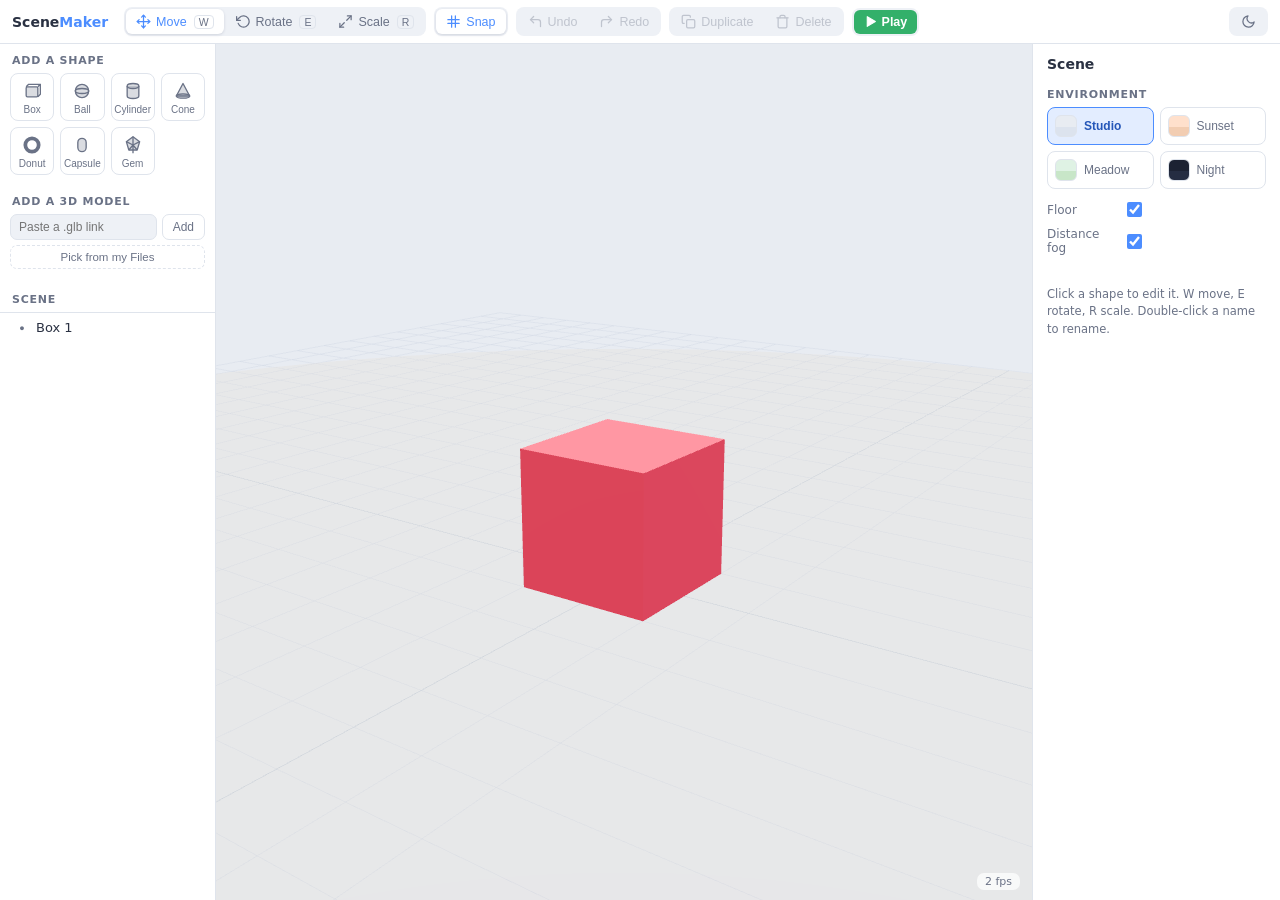
<file: index.html>
<!DOCTYPE html>
<html lang="en">
<head>
<meta charset="utf-8">
<meta name="viewport" content="width=device-width, initial-scale=1">
<title>SceneMaker</title>
<link rel="stylesheet" href="css/editor.css?v=5">
</head>
<body>
<div id="topbar">
  <span class="logo">Scene<em>Maker</em></span>
  <div class="tb-group">
    <button class="tb-btn" id="tb-move" title="Move (W)">
      <svg viewBox="0 0 24 24" fill="none" stroke="currentColor" stroke-width="2" stroke-linecap="round" stroke-linejoin="round"><polyline points="5 9 2 12 5 15"/><polyline points="9 5 12 2 15 5"/><polyline points="15 19 12 22 9 19"/><polyline points="19 9 22 12 19 15"/><line x1="2" y1="12" x2="22" y2="12"/><line x1="12" y1="2" x2="12" y2="22"/></svg>
      Move<span class="kbd">W</span>
    </button>
    <button class="tb-btn" id="tb-rotate" title="Rotate (E)">
      <svg viewBox="0 0 24 24" fill="none" stroke="currentColor" stroke-width="2" stroke-linecap="round" stroke-linejoin="round"><polyline points="1 4 1 10 7 10"/><path d="M3.51 15a9 9 0 1 0 2.13-9.36L1 10"/></svg>
      Rotate<span class="kbd">E</span>
    </button>
    <button class="tb-btn" id="tb-scale" title="Scale (R)">
      <svg viewBox="0 0 24 24" fill="none" stroke="currentColor" stroke-width="2" stroke-linecap="round" stroke-linejoin="round"><polyline points="15 3 21 3 21 9"/><polyline points="9 21 3 21 3 15"/><line x1="21" y1="3" x2="14" y2="10"/><line x1="3" y1="21" x2="10" y2="14"/></svg>
      Scale<span class="kbd">R</span>
    </button>
  </div>
  <div class="tb-group">
    <button class="tb-btn" id="tb-snap" title="Snap to grid">
      <svg viewBox="0 0 24 24" fill="none" stroke="currentColor" stroke-width="2" stroke-linecap="round"><path d="M3 9h18M3 15h18M9 3v18M15 3v18"/></svg>
      Snap
    </button>
  </div>
  <div class="tb-group">
    <button class="tb-btn" id="tb-undo" title="Undo (Ctrl+Z)">
      <svg viewBox="0 0 24 24" fill="none" stroke="currentColor" stroke-width="2" stroke-linecap="round" stroke-linejoin="round"><polyline points="9 14 4 9 9 4"/><path d="M20 20v-7a4 4 0 0 0-4-4H4"/></svg>
      Undo
    </button>
    <button class="tb-btn" id="tb-redo" title="Redo (Ctrl+Y)">
      <svg viewBox="0 0 24 24" fill="none" stroke="currentColor" stroke-width="2" stroke-linecap="round" stroke-linejoin="round"><polyline points="15 14 20 9 15 4"/><path d="M4 20v-7a4 4 0 0 1 4-4h12"/></svg>
      Redo
    </button>
  </div>
  <div class="tb-group">
    <button class="tb-btn" id="tb-dup" title="Duplicate (Ctrl+D)">
      <svg viewBox="0 0 24 24" fill="none" stroke="currentColor" stroke-width="2" stroke-linecap="round" stroke-linejoin="round"><rect x="9" y="9" width="13" height="13" rx="2"/><path d="M5 15H4a2 2 0 0 1-2-2V4a2 2 0 0 1 2-2h9a2 2 0 0 1 2 2v1"/></svg>
      Duplicate
    </button>
    <button class="tb-btn" id="tb-del" title="Delete (Del)">
      <svg viewBox="0 0 24 24" fill="none" stroke="currentColor" stroke-width="2" stroke-linecap="round" stroke-linejoin="round"><polyline points="3 6 5 6 21 6"/><path d="M19 6v14a2 2 0 0 1-2 2H7a2 2 0 0 1-2-2V6m3 0V4a2 2 0 0 1 2-2h4a2 2 0 0 1 2 2v2"/></svg>
      Delete
    </button>
  </div>
  <div class="tb-group">
    <button class="tb-btn play-btn" id="tb-play" title="Try your scene">
      <svg id="play-icon-go" viewBox="0 0 24 24" fill="currentColor" stroke="currentColor" stroke-width="2" stroke-linejoin="round"><polygon points="6 3 21 12 6 21 6 3"/></svg>
      <svg id="play-icon-stop" style="display:none" viewBox="0 0 24 24" fill="currentColor" stroke="currentColor" stroke-width="2"><rect x="5" y="5" width="14" height="14" rx="2"/></svg>
      <span id="play-label">Play</span>
    </button>
  </div>
  <div class="tb-spacer"></div>
  <div class="tb-group">
    <button class="tb-btn" id="tb-theme" title="Light / dark mode">
      <svg id="theme-icon-moon" viewBox="0 0 24 24" fill="none" stroke="currentColor" stroke-width="2" stroke-linecap="round" stroke-linejoin="round"><path d="M21 12.79A9 9 0 1 1 11.21 3 7 7 0 0 0 21 12.79z"/></svg>
      <svg id="theme-icon-sun" style="display:none" viewBox="0 0 24 24" fill="none" stroke="currentColor" stroke-width="2" stroke-linecap="round" stroke-linejoin="round"><circle cx="12" cy="12" r="5"/><line x1="12" y1="1" x2="12" y2="3"/><line x1="12" y1="21" x2="12" y2="23"/><line x1="4.22" y1="4.22" x2="5.64" y2="5.64"/><line x1="18.36" y1="18.36" x2="19.78" y2="19.78"/><line x1="1" y1="12" x2="3" y2="12"/><line x1="21" y1="12" x2="23" y2="12"/><line x1="4.22" y1="19.78" x2="5.64" y2="18.36"/><line x1="18.36" y1="5.64" x2="19.78" y2="4.22"/></svg>
    </button>
  </div>
</div>

<div id="left">
  <h4>Add a shape</h4>
  <div id="add-palette"></div>
  <h4>Add a 3D model</h4>
  <div id="model-block">
    <div id="model-row">
      <input id="model-url" type="text" placeholder="Paste a .glb link" maxlength="500">
      <button id="model-add" title="Add model">Add</button>
    </div>
    <button id="model-pick">Pick from my Files</button>
    <div id="model-error"></div>
  </div>
  <h4>Scene</h4>
  <div id="tree"></div>
  <div id="tree-empty">Your scene is empty.<br>Add a shape above!</div>
</div>

<div id="center">
  <canvas id="viewport"></canvas>
  <div id="fps"></div>
</div>

<div id="right">
  <div id="props"></div>
</div>

<script type="importmap">
  { "imports": { "three": "./vendor/three/three.module.min.js" } }
</script>
<script type="module" src="./js/app.mjs?v=6"></script>
<script>
  setInterval(function () {
    var el = document.getElementById('fps')
    if (el && window.SceneMakerApp) el.textContent = Math.round(1000 / SceneMakerApp.stats().frameMs) + ' fps'
  }, 500)
</script>
</body>
</html>
</file>
<file: css/editor.css>
/* SceneMaker editor. Light, soft, matches the platform's pastel look. */

:root {
  --bg: #eef1f6;
  --panel: #ffffff;
  --panel-border: #dfe4ec;
  --text: #2a3142;
  --text-dim: #6a7286;
  --accent: #4c8dff;
  --accent-strong: #2456b8;
  --accent-soft: #e3edff;
  --danger: #e05c74;
  --chip-bg: rgba(255, 255, 255, 0.72);
  --radius: 10px;
}

:root[data-theme="dark"] {
  --bg: #14171e;
  --panel: #1d222c;
  --panel-border: #2b3140;
  --text: #dde3ee;
  --text-dim: #8d97ab;
  --accent: #5c9aff;
  --accent-strong: #9cc0ff;
  --accent-soft: #223049;
  --danger: #ef7089;
  --chip-bg: rgba(29, 34, 44, 0.78);
}

* { box-sizing: border-box; }
html, body { margin: 0; height: 100%; overflow: hidden; }
body {
  font-family: system-ui, -apple-system, "Segoe UI", sans-serif;
  font-size: 13px;
  color: var(--text);
  background: var(--bg);
  display: grid;
  grid-template-rows: 44px 1fr;
  grid-template-columns: 216px 1fr 248px;
  grid-template-areas: "top top top" "left center right";
}

/* ---------------------------------------------------------------- topbar */
#topbar {
  grid-area: top;
  display: flex;
  align-items: center;
  gap: 8px;
  padding: 0 12px;
  background: var(--panel);
  border-bottom: 1px solid var(--panel-border);
}
#topbar .logo { font-weight: 700; font-size: 14px; margin-right: 8px; }
#topbar .logo em { color: var(--accent); font-style: normal; }
.tb-group { display: flex; gap: 2px; background: var(--bg); border-radius: 8px; padding: 2px; }
.tb-btn {
  border: 0; background: transparent; color: var(--text-dim);
  padding: 5px 10px; border-radius: 6px; cursor: pointer; font-size: 12.5px;
  display: flex; align-items: center; gap: 5px;
}
.tb-btn:hover { color: var(--text); }
.tb-btn.active { background: var(--panel); color: var(--accent); box-shadow: 0 1px 3px rgba(40,50,80,0.15); }
.tb-btn:disabled { opacity: 0.35; cursor: default; }
.tb-btn svg { width: 15px; height: 15px; }
.tb-spacer { flex: 1; }
.kbd { color: var(--text-dim); font-size: 10.5px; border: 1px solid var(--panel-border); border-radius: 4px; padding: 0 4px; margin-left: 2px; }

/* ---------------------------------------------------------------- left */
#left {
  grid-area: left;
  background: var(--panel);
  border-right: 1px solid var(--panel-border);
  display: flex;
  flex-direction: column;
  min-height: 0;
}
#left h4, #right h4 {
  margin: 0; padding: 10px 12px 6px;
  font-size: 11px; text-transform: uppercase; letter-spacing: 0.07em;
  color: var(--text-dim);
}
#add-palette {
  display: grid;
  grid-template-columns: repeat(4, 1fr);
  gap: 6px;
  padding: 0 10px 10px;
}
.add-btn {
  border: 1px solid var(--panel-border);
  background: var(--panel);
  border-radius: 8px;
  padding: 7px 2px 5px;
  cursor: pointer;
  color: var(--text-dim);
  display: flex; flex-direction: column; align-items: center; gap: 3px;
  font-size: 10px;
}
.add-btn:hover { border-color: var(--accent); color: var(--accent); background: var(--accent-soft); }
.add-btn svg { width: 20px; height: 20px; }

#tree { flex: 1; overflow-y: auto; padding: 2px 6px 10px; border-top: 1px solid var(--panel-border); }
#tree-empty { color: var(--text-dim); text-align: center; padding: 18px 10px; font-size: 12px; }
.tree-row {
  display: flex; align-items: center; gap: 6px;
  padding: 5px 8px; border-radius: 7px; cursor: pointer;
  user-select: none;
}
.tree-row:hover { background: var(--bg); }
.tree-row.selected { background: var(--accent-soft); color: var(--accent-strong); }
.tree-row.hidden-obj .tree-name { opacity: 0.45; }
.tree-row .eye {
  border: 0; background: none; cursor: pointer; color: var(--text-dim);
  font-size: 9px; width: 16px; padding: 0;
}
.tree-row.selected .eye { color: var(--accent-strong); }
.tree-name { flex: 1; overflow: hidden; text-overflow: ellipsis; white-space: nowrap; }
.tree-row input { flex: 1; min-width: 0; font-size: 12.5px; border: 1px solid var(--accent); border-radius: 5px; padding: 2px 5px; color: var(--text); background: var(--bg); }

/* ---------------------------------------------------------------- center */
#center { grid-area: center; position: relative; min-width: 0; }
#viewport { position: absolute; inset: 0; width: 100%; height: 100%; display: block; touch-action: none; outline: none; }
#fps {
  position: absolute; bottom: 10px; right: 12px;
  background: var(--chip-bg); border-radius: 7px; padding: 2px 8px;
  font-size: 11px; color: var(--text-dim); pointer-events: none;
}

/* ---------------------------------------------------------------- right */
#right {
  grid-area: right;
  background: var(--panel);
  border-left: 1px solid var(--panel-border);
  overflow-y: auto;
  padding-bottom: 16px;
}
#props h3 {
  margin: 0; padding: 12px 14px 4px; font-size: 14px;
  overflow: hidden; text-overflow: ellipsis; white-space: nowrap;
}
.prop-section { padding: 4px 14px 8px; }
.prop-section h4 { padding: 8px 0 6px !important; }
.prop-row { display: flex; align-items: center; gap: 8px; margin-bottom: 7px; }
.prop-row label { width: 68px; flex-shrink: 0; color: var(--text-dim); font-size: 12px; }
.prop-row input[type="range"] { flex: 1; accent-color: var(--accent); min-width: 0; }
.prop-row input[type="color"] { width: 44px; height: 26px; border: 1px solid var(--panel-border); border-radius: 6px; padding: 1px; background: var(--panel); cursor: pointer; }
.prop-row input[type="checkbox"] { accent-color: var(--accent); width: 15px; height: 15px; }
.vec3 { display: flex; gap: 4px; flex: 1; min-width: 0; }
.vec3 input {
  width: 100%; min-width: 0; font-size: 12px;
  border: 1px solid var(--panel-border); border-radius: 6px; padding: 4px 2px 4px 6px;
  color: var(--text); background: var(--bg);
}
.vec3 input:focus { border-color: var(--accent); outline: none; }

.finish-grid { display: grid; grid-template-columns: repeat(4, 1fr); gap: 5px; margin-bottom: 10px; }
.finish-btn {
  border: 1px solid var(--panel-border); background: var(--panel); border-radius: 7px;
  padding: 6px 2px; font-size: 11px; cursor: pointer; color: var(--text-dim);
}
.finish-btn:hover { border-color: var(--accent); color: var(--accent); }
.finish-btn.active { background: var(--accent-soft); border-color: var(--accent); color: var(--accent-strong); font-weight: 600; }

.env-grid { display: grid; grid-template-columns: 1fr 1fr; gap: 6px; margin-bottom: 10px; }
.env-btn {
  border: 1px solid var(--panel-border); background: var(--panel); border-radius: 8px;
  padding: 7px; font-size: 12px; cursor: pointer; color: var(--text-dim);
  display: flex; align-items: center; gap: 7px;
}
.env-btn:hover { border-color: var(--accent); }
.env-btn.active { border-color: var(--accent); color: var(--accent-strong); font-weight: 600; background: var(--accent-soft); }
.env-chip { width: 22px; height: 22px; border-radius: 6px; border: 1px solid var(--panel-border); flex-shrink: 0; }

.panel-hint { color: var(--text-dim); font-size: 11.5px; line-height: 1.55; padding: 4px 14px; }

/* ------------------------------------------------------------- play button */
.play-btn { color: #fff !important; background: #33b06a !important; font-weight: 600; }
.play-btn:hover { background: #2c9d5e !important; }
.play-btn.playing { background: var(--danger) !important; }
.play-btn svg { width: 13px; height: 13px; }

/* ------------------------------------------------------------- recipes */
.recipe-chip {
  border: 1px solid var(--panel-border); border-radius: 9px;
  padding: 8px 10px 2px; margin-bottom: 8px; background: var(--bg);
}
.recipe-head { display: flex; align-items: center; justify-content: space-between; margin-bottom: 6px; font-weight: 600; font-size: 12.5px; }
.recipe-del { border: 0; background: none; color: var(--text-dim); cursor: pointer; font-size: 12px; padding: 2px 4px; }
.recipe-del:hover { color: var(--danger); }
.recipe-chip select {
  flex: 1; min-width: 0; font-size: 12px; padding: 3px 6px;
  border: 1px solid var(--panel-border); border-radius: 6px;
  color: var(--text); background: var(--panel);
}
.recipe-grid { display: flex; flex-direction: column; gap: 4px; margin-bottom: 6px; }
.recipe-btn {
  border: 1px dashed var(--panel-border); background: none; border-radius: 7px;
  padding: 5px 8px; font-size: 11.5px; cursor: pointer; color: var(--text-dim);
  text-align: left;
}
.recipe-btn:hover:not(:disabled) { border-color: var(--accent); color: var(--accent); }
.recipe-btn:disabled { opacity: 0.35; cursor: default; }
.recipe-hint { padding: 2px 0 6px; }

/* ------------------------------------------------------------- add model */
#model-block { padding: 0 10px 10px; }
#model-row { display: flex; gap: 5px; }
#model-row input {
  flex: 1; min-width: 0; font-size: 12px; padding: 5px 8px;
  border: 1px solid var(--panel-border); border-radius: 7px;
  color: var(--text); background: var(--bg);
}
#model-row input:focus { border-color: var(--accent); outline: none; }
#model-row button {
  border: 1px solid var(--panel-border); background: var(--panel); border-radius: 7px;
  padding: 5px 10px; font-size: 12px; cursor: pointer; color: var(--text-dim);
}
#model-row button:hover { border-color: var(--accent); color: var(--accent); }
#model-pick {
  width: 100%; margin-top: 5px;
  border: 1px dashed var(--panel-border); background: none; border-radius: 7px;
  padding: 5px 8px; font-size: 11.5px; cursor: pointer; color: var(--text-dim);
}
#model-pick:hover { border-color: var(--accent); color: var(--accent); }
#model-error { color: var(--danger); font-size: 11px; padding-top: 4px; line-height: 1.4; }
.model-link { padding: 2px 0 4px; overflow: hidden; text-overflow: ellipsis; white-space: nowrap; }
.model-error-note { color: var(--danger); padding: 0 0 6px; }

/* Narrow screens: stack panels over the viewport edges. */
@media (max-width: 860px) {
  body { grid-template-columns: 176px 1fr 210px; }
  #add-palette { grid-template-columns: repeat(3, 1fr); }
  .prop-row label { width: 52px; }
}
</file>
